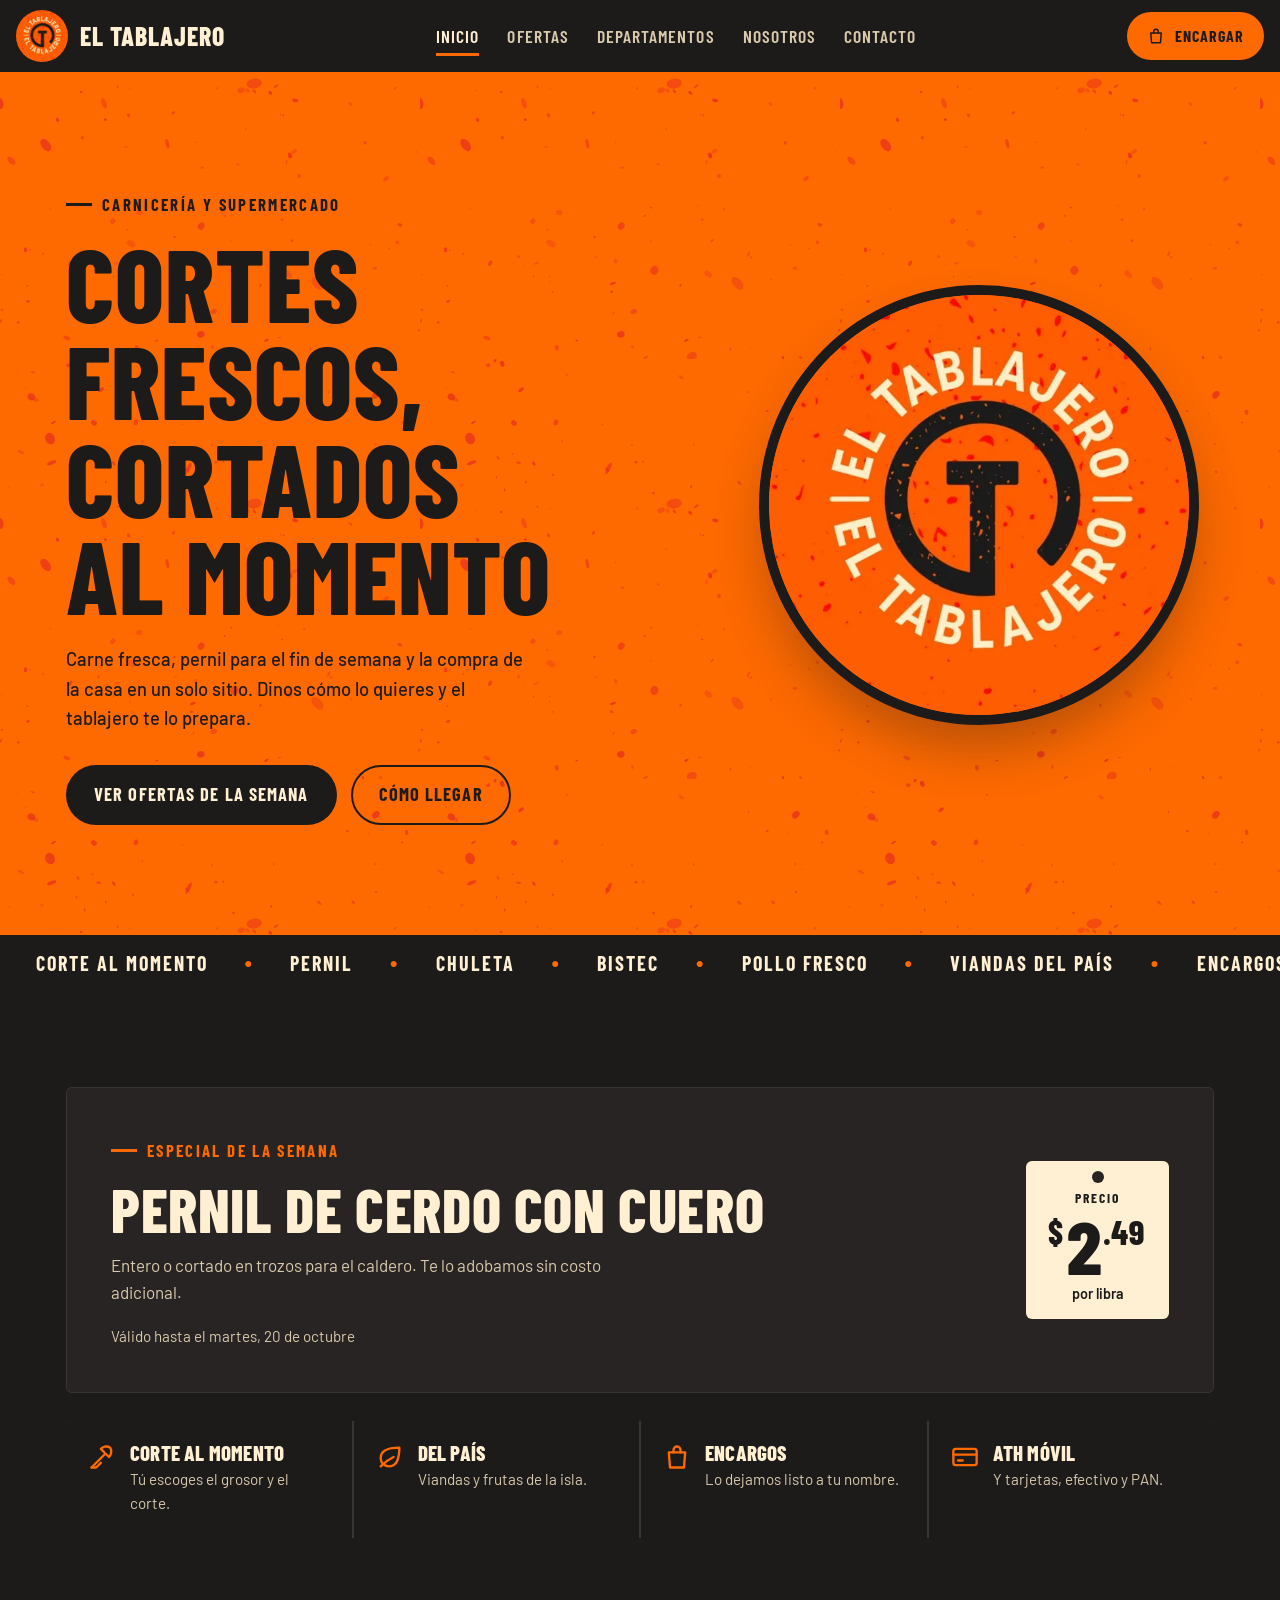
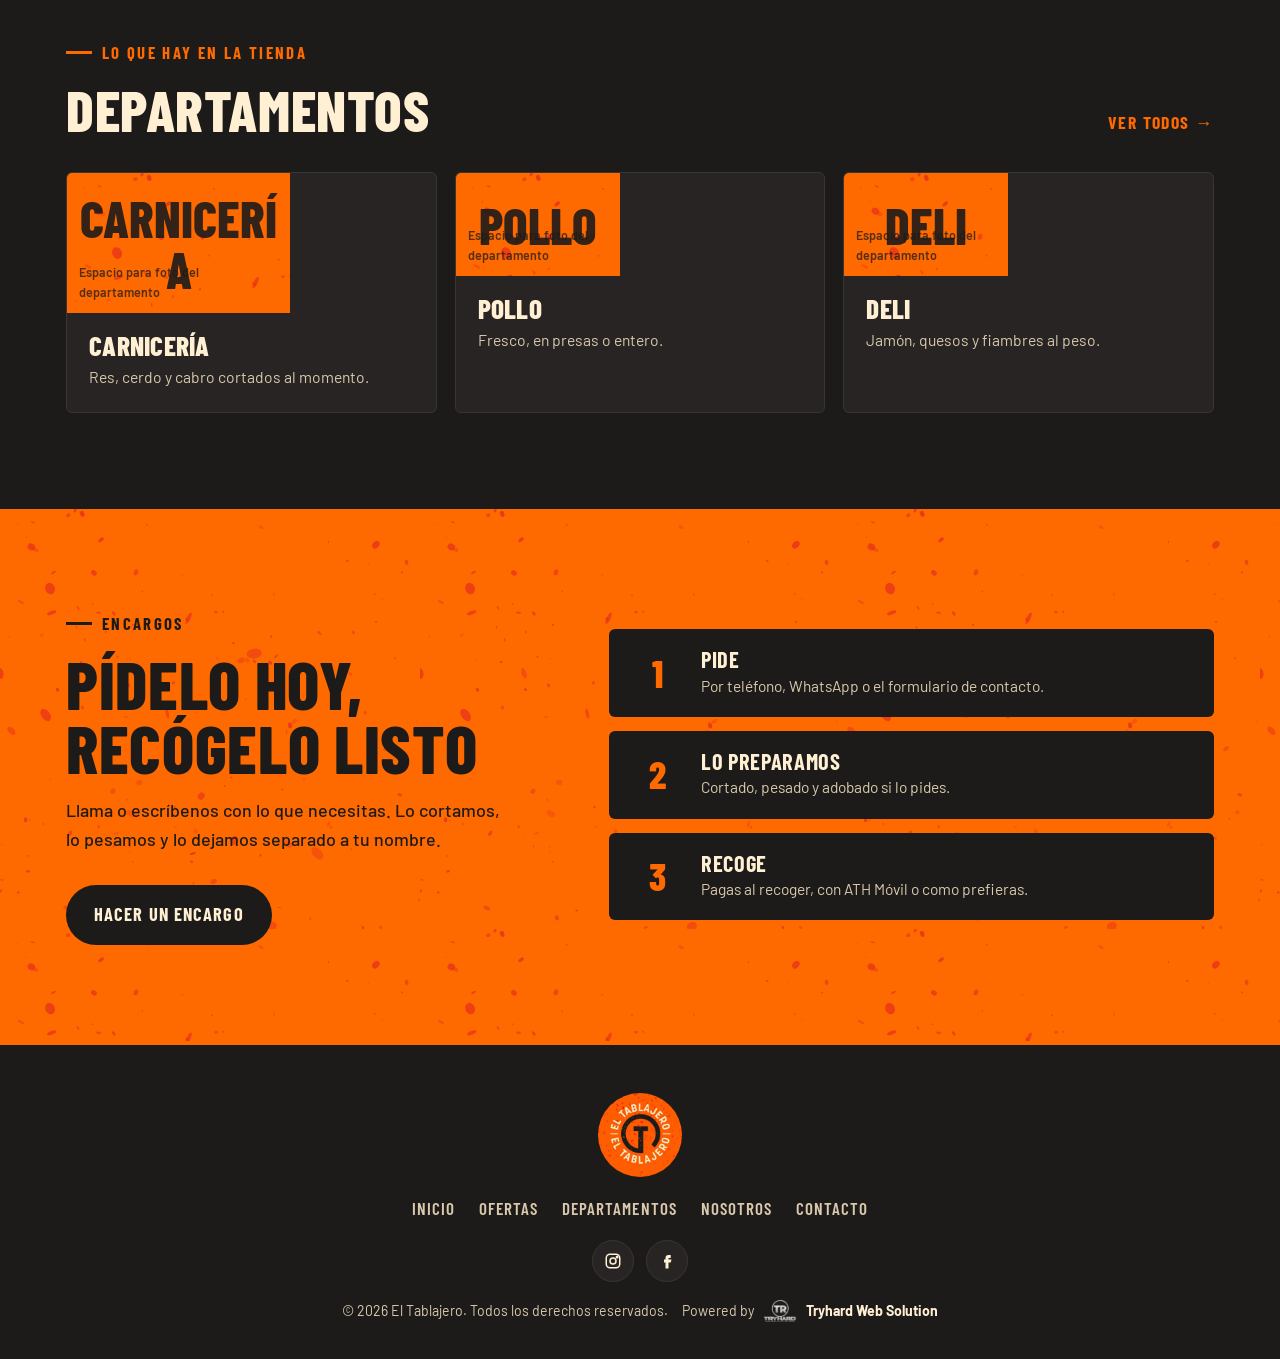
<file: index.html>
<!DOCTYPE html>
<html lang="es">
<head>
<meta charset="UTF-8" />
<meta name="viewport" content="width=device-width, initial-scale=1.0, viewport-fit=cover" />
<title>El Tablajero</title>
<meta name="claude:viewport-fit-sides" content="cover">
<meta name="description" content="El Tablajero: carnicería y supermercado en Puerto Rico. Cortes frescos, ofertas de la semana y encargos." />
<link rel="icon" href="assets/logo.jpg" />
<link rel="preconnect" href="https://fonts.googleapis.com" />
<link rel="preconnect" href="https://fonts.gstatic.com" crossorigin />
<link rel="stylesheet" href="https://fonts.googleapis.com/css2?family=Barlow+Condensed:wght@600;700;800&family=Barlow:wght@400;500;600&display=swap" />
<link rel="stylesheet" href="css/style.css" />
<script>try{if(sessionStorage.getItem("tbj_seen"))document.documentElement.classList.add("no-loader");sessionStorage.setItem("tbj_seen","1")}catch(e){}</script>
</head>
<body data-page="home">
<div class="page-loader speckle" id="pageLoader"><img src="assets/logo.jpg" alt="El Tablajero" /></div>
<header class="site-header" id="siteHeader"></header>
<main>
  <section class="hero">
    <div class="hero-bg speckle" data-parallax="0.15" aria-hidden="true"></div>
    <div class="container hero-layout">
      <div class="hero-text">
        <span class="eyebrow" id="heroEyebrow"></span>
        <h1 id="heroTitle"></h1>
        <p class="hero-tagline" id="heroSubtitle"></p>
        <div class="hero-actions">
          <a href="ofertas.html" class="btn btn-dark">Ver ofertas de la semana</a>
          <a href="contacto.html" class="btn btn-line">Cómo llegar</a>
        </div>
      </div>
      <div class="hero-logo"><img src="assets/logo-hero.webp" alt="Logo de El Tablajero" width="640" height="640" fetchpriority="high" /></div>
    </div>
    <div class="hero-ticker" id="ticker" aria-hidden="true"></div>
  </section>

  <section class="section" id="especial">
    <div class="container">
      <div class="featured reveal" id="featuredBlock"></div>
      <div class="features">
        <div class="feature"><svg viewBox="0 0 24 24" fill="none" stroke="currentColor" stroke-width="2" stroke-linecap="round" stroke-linejoin="round"><path d="M3 21 15 9l3 3c1.5-1.5 3-5 1-8-3-2-6.5-.5-8 1l3 3"/><path d="M3 21h4l4-4"/></svg><div><h3>Corte al momento</h3><p>Tú escoges el grosor y el corte.</p></div></div>
        <div class="feature"><svg viewBox="0 0 24 24" fill="none" stroke="currentColor" stroke-width="2" stroke-linecap="round" stroke-linejoin="round"><path d="M11 20A7 7 0 0 1 4 13c0-6 6-9 16-9 0 10-3 16-9 16z"/><path d="M4 20c4-4 7-6 11-8"/></svg><div><h3>Del país</h3><p>Viandas y frutas de la isla.</p></div></div>
        <div class="feature"><svg viewBox="0 0 24 24" fill="none" stroke="currentColor" stroke-width="2" stroke-linecap="round" stroke-linejoin="round"><path d="M5 8h14l-1 13H6L5 8z"/><path d="M9 8V6a3 3 0 0 1 6 0v2"/></svg><div><h3>Encargos</h3><p>Lo dejamos listo a tu nombre.</p></div></div>
        <div class="feature"><svg viewBox="0 0 24 24" fill="none" stroke="currentColor" stroke-width="2" stroke-linecap="round" stroke-linejoin="round"><rect x="2" y="5" width="20" height="14" rx="2"/><path d="M2 10h20M6 15h4"/></svg><div><h3>ATH Móvil</h3><p>Y tarjetas, efectivo y PAN.</p></div></div>
      </div>
    </div>
  </section>

  <section class="section" style="padding-top:0">
    <div class="container">
      <div class="section-head">
        <div><span class="eyebrow">Lo que hay en la tienda</span><h2>Departamentos</h2></div>
        <a class="link-arrow" href="departamentos.html">Ver todos →</a>
      </div>
      <div class="dept-grid" id="deptPreview"></div>
    </div>
  </section>

  <section class="section orders speckle">
    <div class="container orders-inner">
      <div>
        <span class="eyebrow" id="ordersEyebrow"></span>
        <h2 id="ordersTitle"></h2>
        <p class="lead" id="ordersBody"></p>
        <div class="hero-actions"><a href="contacto.html" class="btn btn-dark">Hacer un encargo</a></div>
      </div>
      <ol class="steps" id="ordersSteps"></ol>
    </div>
  </section>
</main>
<footer class="site-footer" id="siteFooter"></footer>
<div class="modal-overlay" id="deptModal">
  <div class="modal-box" role="dialog" aria-modal="true" aria-labelledby="modalTitle">
    <button class="modal-close" id="modalClose" type="button" aria-label="Cerrar">×</button>
    <div id="modalBody"></div>
  </div>
</div>
<div class="toast" id="toast" role="status" aria-live="polite"></div>
<script src="js/data.js" defer></script>
<script src="js/app.js" defer></script>
</body>
</html>
</file>
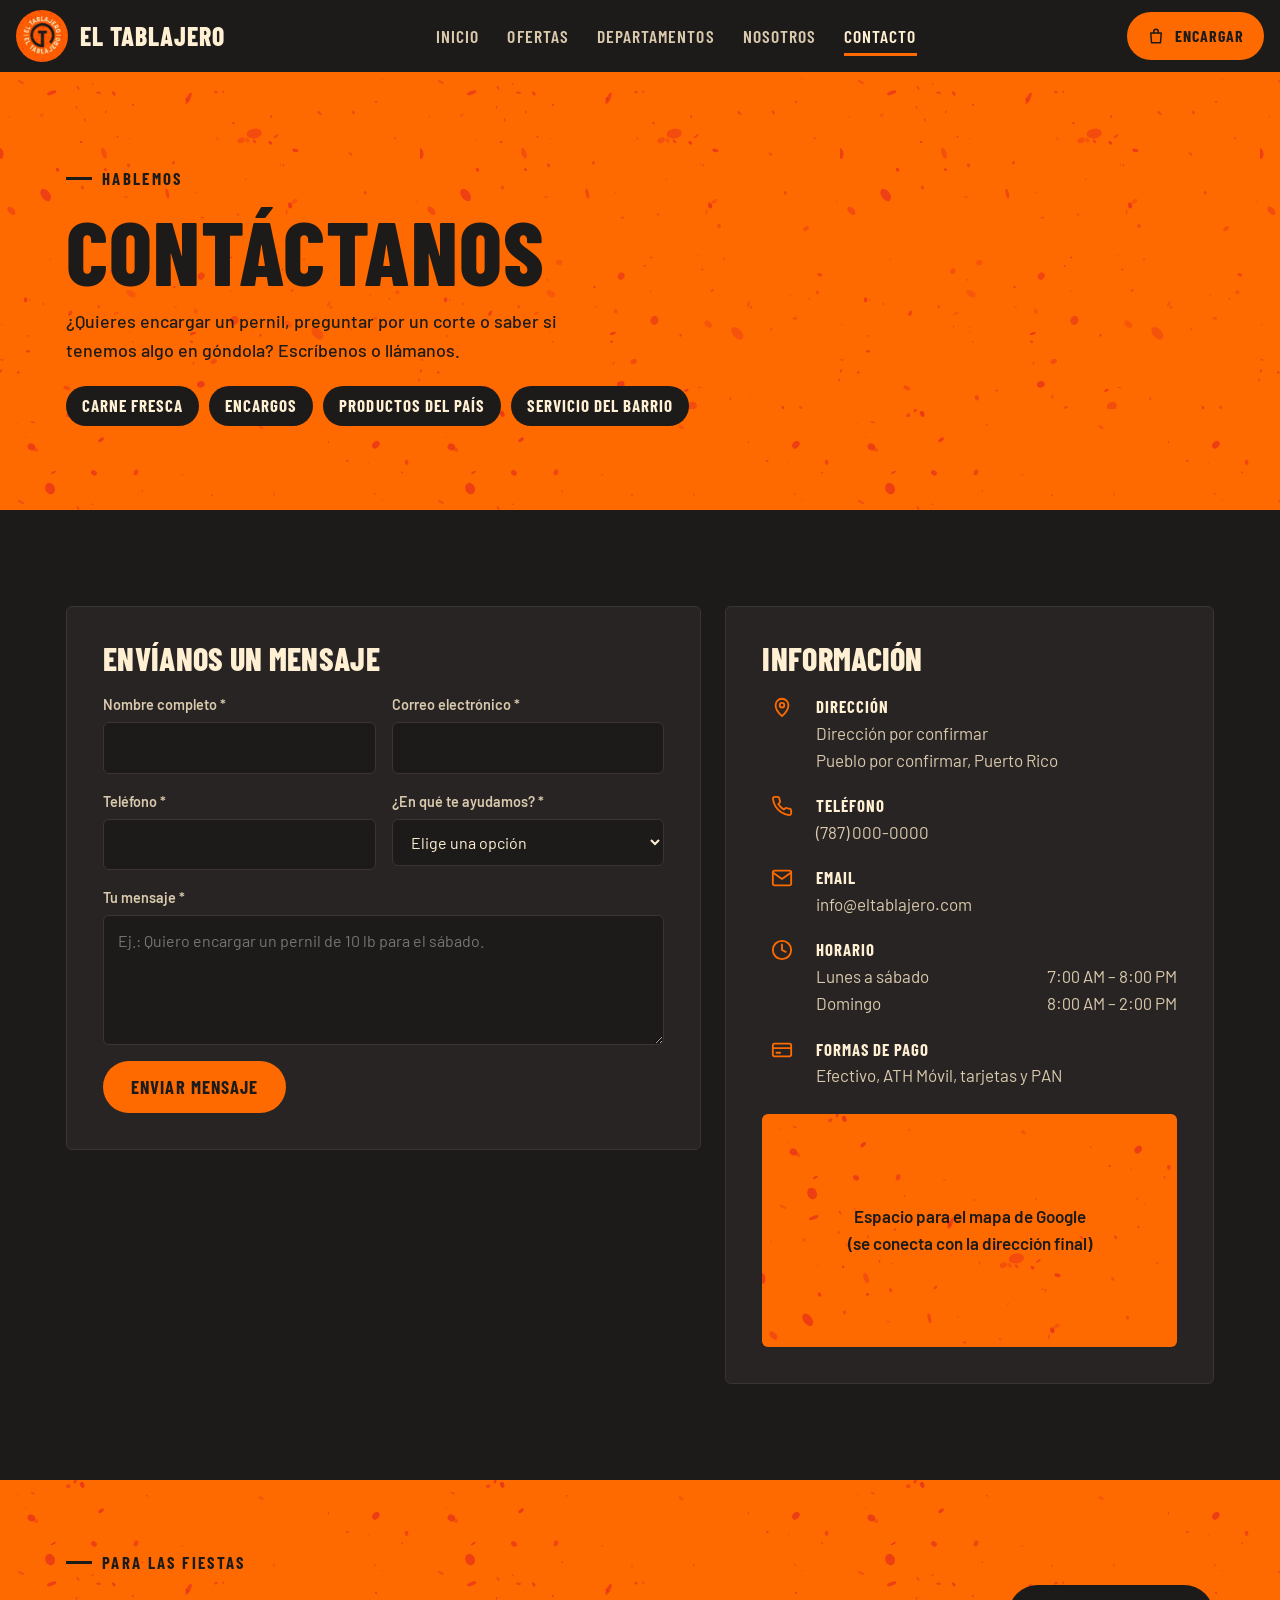
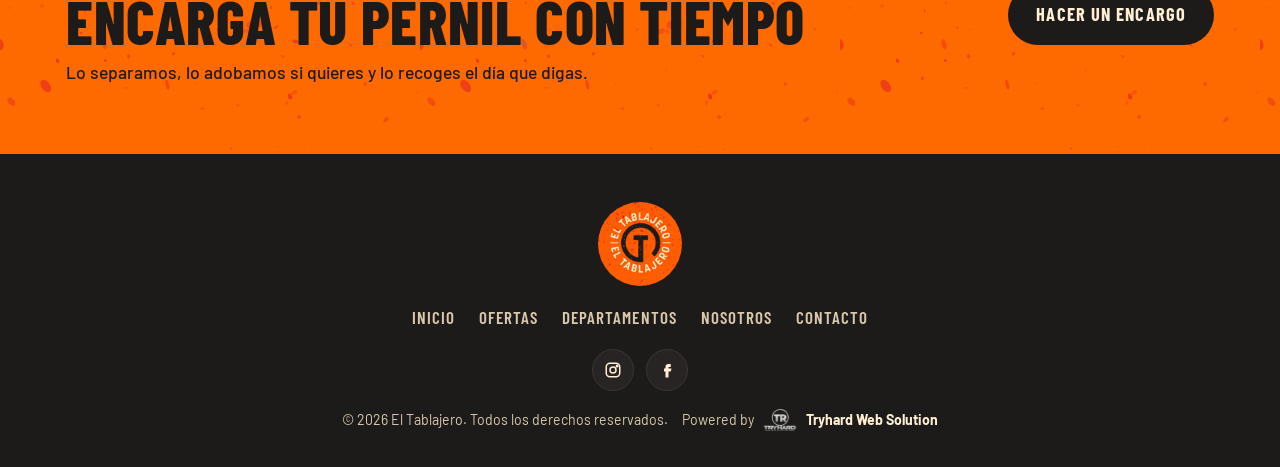
<file: contacto.html>
<!DOCTYPE html>
<html lang="es">
<head>
<meta charset="UTF-8" />
<meta name="viewport" content="width=device-width, initial-scale=1.0, viewport-fit=cover" />
<title>Contacto · El Tablajero</title>
<meta name="claude:viewport-fit-sides" content="cover">
<meta name="description" content="El Tablajero: carnicería y supermercado en Puerto Rico. Cortes frescos, ofertas de la semana y encargos." />
<link rel="icon" href="assets/logo.jpg" />
<link rel="preconnect" href="https://fonts.googleapis.com" />
<link rel="preconnect" href="https://fonts.gstatic.com" crossorigin />
<link rel="stylesheet" href="https://fonts.googleapis.com/css2?family=Barlow+Condensed:wght@600;700;800&family=Barlow:wght@400;500;600&display=swap" />
<link rel="stylesheet" href="css/style.css" />
<script>try{if(sessionStorage.getItem("tbj_seen"))document.documentElement.classList.add("no-loader");sessionStorage.setItem("tbj_seen","1")}catch(e){}</script>
</head>
<body data-page="contacto">
<div class="page-loader speckle" id="pageLoader"><img src="assets/logo.jpg" alt="El Tablajero" /></div>
<header class="site-header" id="siteHeader"></header>
<main>
  <section class="page-banner">
    <div class="bg speckle" data-parallax="0.15" aria-hidden="true"></div>
    <div class="container">
      <span class="eyebrow" id="contactEyebrow"></span>
      <h1 id="contactTitle"></h1>
      <p id="contactSubtitle"></p>
      <ul class="contact-tags" id="contactTags"></ul>
    </div>
  </section>

  <section class="section">
    <div class="container contact-grid">
      <div class="panel">
        <h3>Envíanos un mensaje</h3>
        <form id="contactForm" novalidate>
          <div class="form-row">
            <div class="form-field"><label for="cf_name">Nombre completo *</label><input type="text" id="cf_name" name="name" required /></div>
            <div class="form-field"><label for="cf_email">Correo electrónico *</label><input type="email" id="cf_email" name="email" required /></div>
          </div>
          <div class="form-row">
            <div class="form-field"><label for="cf_phone">Teléfono *</label><input type="tel" id="cf_phone" name="phone" required /></div>
            <div class="form-field"><label for="cf_interest">¿En qué te ayudamos? *</label>
              <select id="cf_interest" name="interest" required><option value="" disabled selected>Elige una opción</option></select></div>
          </div>
          <div class="form-field"><label for="cf_message">Tu mensaje *</label><textarea id="cf_message" name="message" required placeholder="Ej.: Quiero encargar un pernil de 10 lb para el sábado."></textarea></div>
          <button type="submit" class="btn btn-orange">Enviar mensaje</button>
        </form>
      </div>
      <div class="panel">
        <h3>Información</h3>
        <ul class="info-list" id="infoList"></ul>
        <div class="map-box speckle">Espacio para el mapa de Google<br>(se conecta con la dirección final)</div>
      </div>
    </div>
  </section>

  <section class="contact-cta speckle">
    <div class="container cta-inner">
      <div>
        <span class="eyebrow" id="ctaEyebrow"></span>
        <h2 id="ctaTitle"></h2>
        <p id="ctaSubtitle"></p>
      </div>
      <a href="#contactForm" class="btn btn-dark" id="ctaButton"></a>
    </div>
  </section>
</main>
<footer class="site-footer" id="siteFooter"></footer>

<div class="toast" id="toast" role="status" aria-live="polite"></div>
<script src="js/data.js" defer></script>
<script src="js/app.js" defer></script>
</body>
</html>
</file>
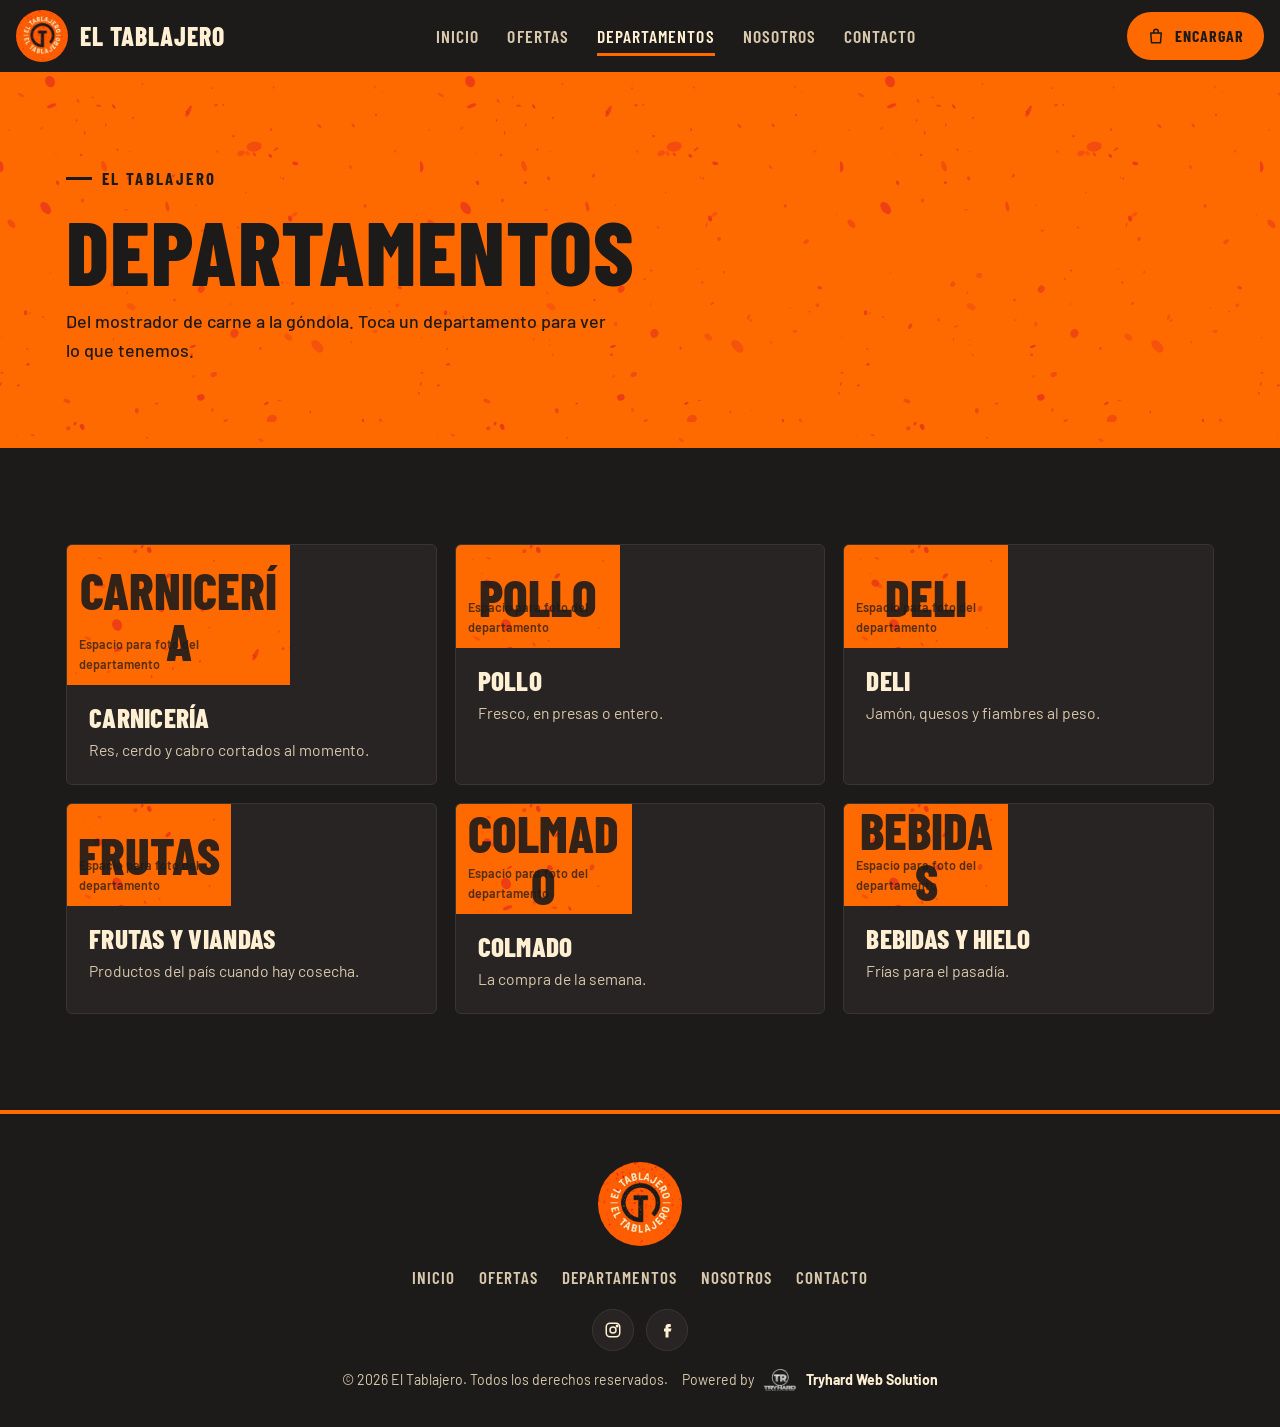
<file: departamentos.html>
<!DOCTYPE html>
<html lang="es">
<head>
<meta charset="UTF-8" />
<meta name="viewport" content="width=device-width, initial-scale=1.0, viewport-fit=cover" />
<title>Departamentos · El Tablajero</title>
<meta name="claude:viewport-fit-sides" content="cover">
<meta name="description" content="El Tablajero: carnicería y supermercado en Puerto Rico. Cortes frescos, ofertas de la semana y encargos." />
<link rel="icon" href="assets/logo.jpg" />
<link rel="preconnect" href="https://fonts.googleapis.com" />
<link rel="preconnect" href="https://fonts.gstatic.com" crossorigin />
<link rel="stylesheet" href="https://fonts.googleapis.com/css2?family=Barlow+Condensed:wght@600;700;800&family=Barlow:wght@400;500;600&display=swap" />
<link rel="stylesheet" href="css/style.css" />
<script>try{if(sessionStorage.getItem("tbj_seen"))document.documentElement.classList.add("no-loader");sessionStorage.setItem("tbj_seen","1")}catch(e){}</script>
</head>
<body data-page="departamentos">
<div class="page-loader speckle" id="pageLoader"><img src="assets/logo.jpg" alt="El Tablajero" /></div>
<header class="site-header" id="siteHeader"></header>
<main>
  <section class="page-banner">
    <div class="bg speckle" data-parallax="0.15" aria-hidden="true"></div>
    <div class="container">
      <span class="eyebrow">El Tablajero</span>
      <h1>Departamentos</h1>
      <p>Del mostrador de carne a la góndola. Toca un departamento para ver lo que tenemos.</p>
    </div>
  </section>
  <section class="section">
    <div class="container"><div class="dept-grid" id="deptGrid"></div></div>
  </section>
</main>
<footer class="site-footer" id="siteFooter"></footer>
<div class="modal-overlay" id="deptModal">
  <div class="modal-box" role="dialog" aria-modal="true" aria-labelledby="modalTitle">
    <button class="modal-close" id="modalClose" type="button" aria-label="Cerrar">×</button>
    <div id="modalBody"></div>
  </div>
</div>
<div class="toast" id="toast" role="status" aria-live="polite"></div>
<script src="js/data.js" defer></script>
<script src="js/app.js" defer></script>
</body>
</html>
</file>
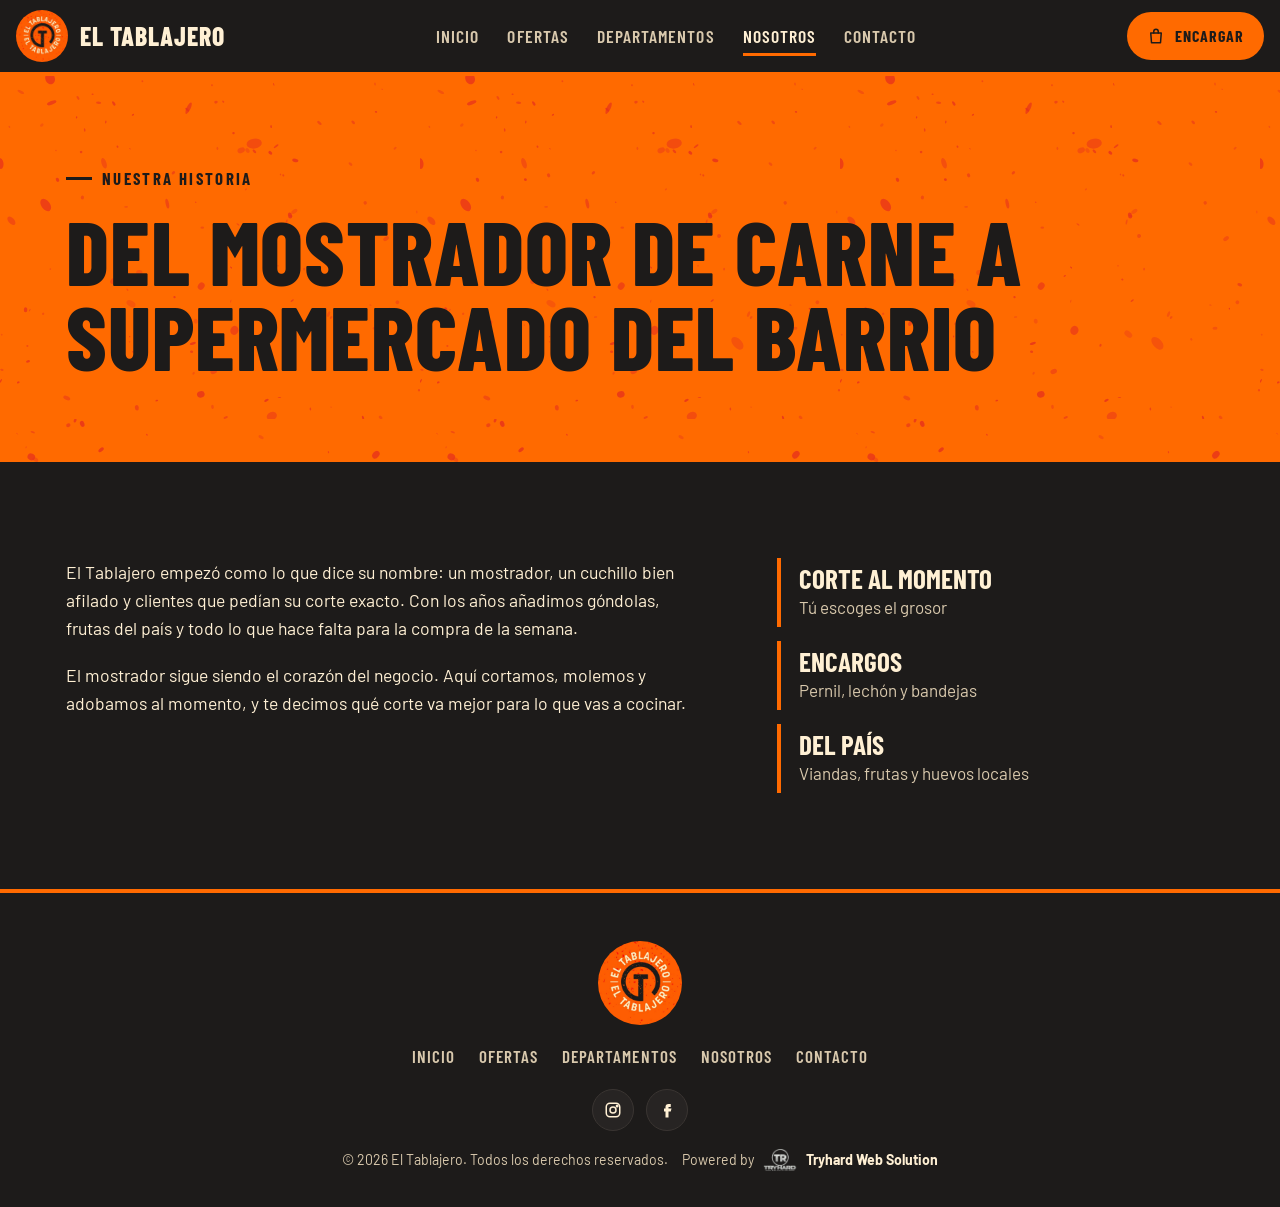
<file: nosotros.html>
<!DOCTYPE html>
<html lang="es">
<head>
<meta charset="UTF-8" />
<meta name="viewport" content="width=device-width, initial-scale=1.0, viewport-fit=cover" />
<title>Nosotros · El Tablajero</title>
<meta name="claude:viewport-fit-sides" content="cover">
<meta name="description" content="El Tablajero: carnicería y supermercado en Puerto Rico. Cortes frescos, ofertas de la semana y encargos." />
<link rel="icon" href="assets/logo.jpg" />
<link rel="preconnect" href="https://fonts.googleapis.com" />
<link rel="preconnect" href="https://fonts.gstatic.com" crossorigin />
<link rel="stylesheet" href="https://fonts.googleapis.com/css2?family=Barlow+Condensed:wght@600;700;800&family=Barlow:wght@400;500;600&display=swap" />
<link rel="stylesheet" href="css/style.css" />
<script>try{if(sessionStorage.getItem("tbj_seen"))document.documentElement.classList.add("no-loader");sessionStorage.setItem("tbj_seen","1")}catch(e){}</script>
</head>
<body data-page="nosotros">
<div class="page-loader speckle" id="pageLoader"><img src="assets/logo.jpg" alt="El Tablajero" /></div>
<header class="site-header" id="siteHeader"></header>
<main>
  <section class="page-banner">
    <div class="bg speckle" data-parallax="0.15" aria-hidden="true"></div>
    <div class="container">
      <span class="eyebrow" id="aboutEyebrow"></span>
      <h1 id="aboutTitle"></h1>
    </div>
  </section>
  <section class="section">
    <div class="container about-grid">
      <div class="about-body" id="aboutBody"></div>
      <div class="about-stats" id="aboutStats"></div>
    </div>
  </section>
</main>
<footer class="site-footer" id="siteFooter"></footer>

<div class="toast" id="toast" role="status" aria-live="polite"></div>
<script src="js/data.js" defer></script>
<script src="js/app.js" defer></script>
</body>
</html>
</file>
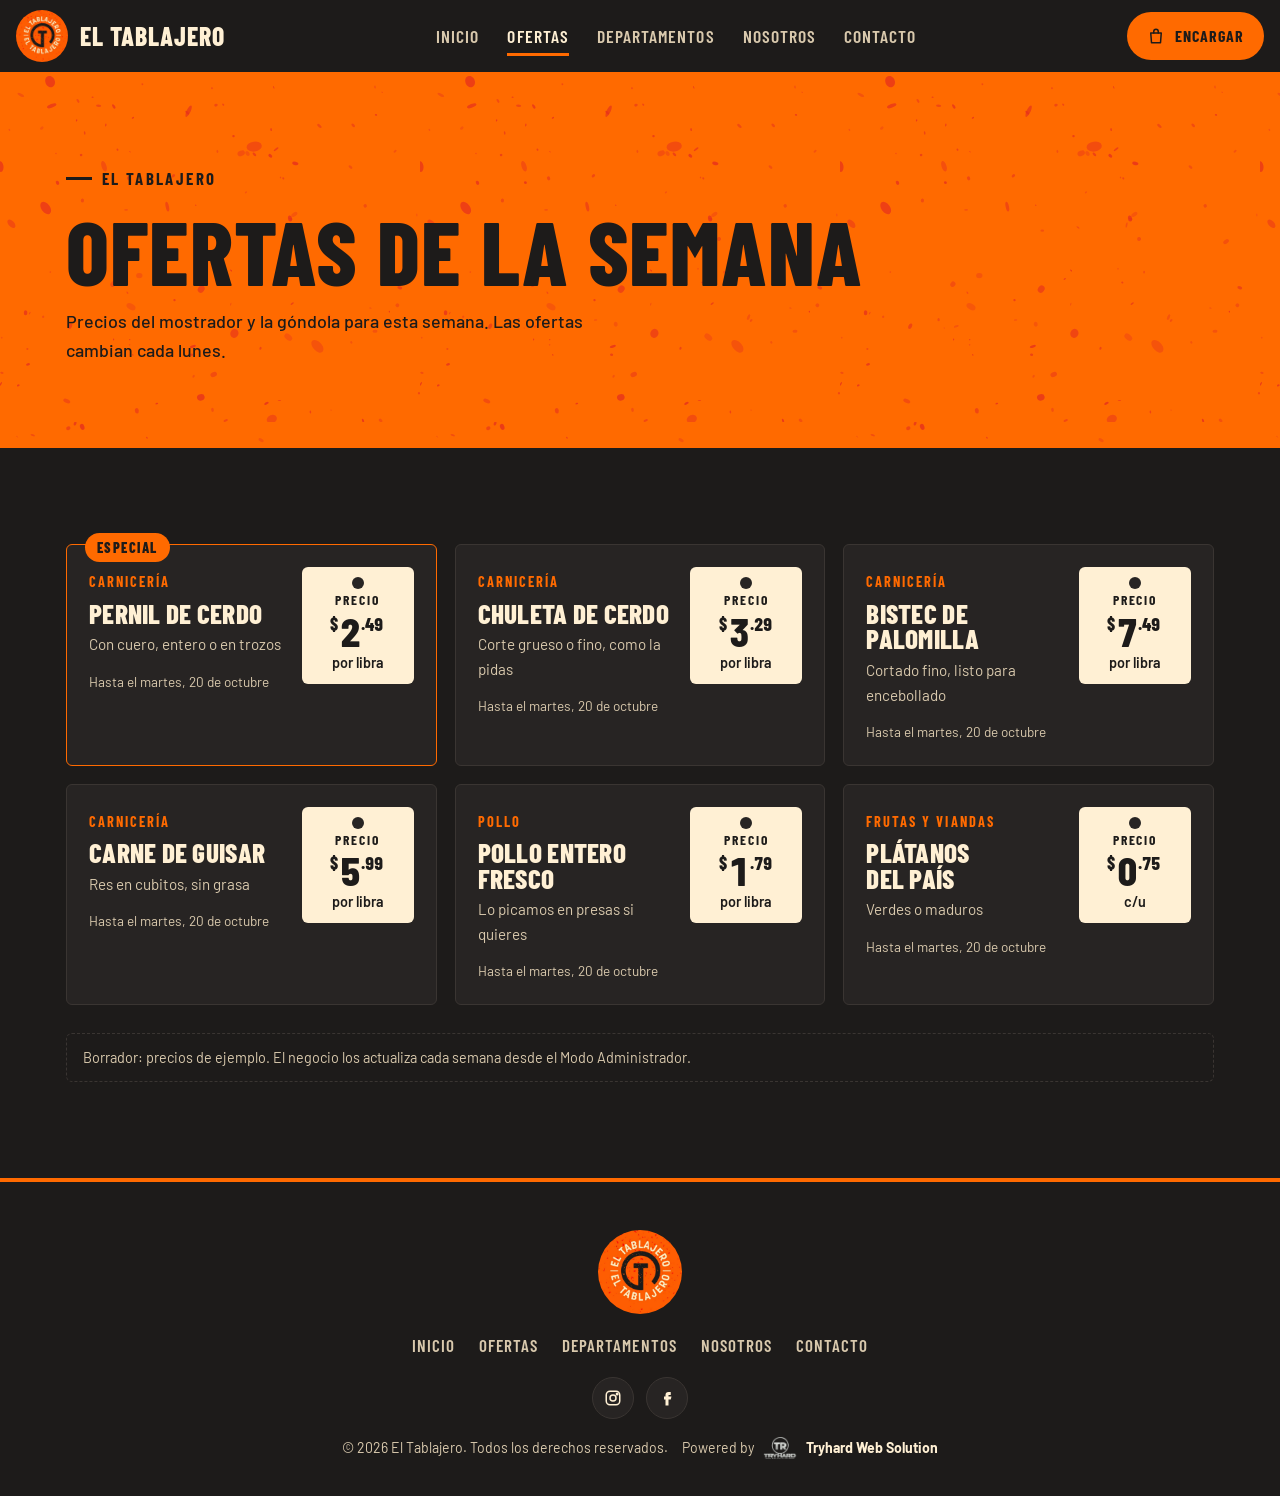
<file: ofertas.html>
<!DOCTYPE html>
<html lang="es">
<head>
<meta charset="UTF-8" />
<meta name="viewport" content="width=device-width, initial-scale=1.0, viewport-fit=cover" />
<title>Ofertas · El Tablajero</title>
<meta name="claude:viewport-fit-sides" content="cover">
<meta name="description" content="El Tablajero: carnicería y supermercado en Puerto Rico. Cortes frescos, ofertas de la semana y encargos." />
<link rel="icon" href="assets/logo.jpg" />
<link rel="preconnect" href="https://fonts.googleapis.com" />
<link rel="preconnect" href="https://fonts.gstatic.com" crossorigin />
<link rel="stylesheet" href="https://fonts.googleapis.com/css2?family=Barlow+Condensed:wght@600;700;800&family=Barlow:wght@400;500;600&display=swap" />
<link rel="stylesheet" href="css/style.css" />
<script>try{if(sessionStorage.getItem("tbj_seen"))document.documentElement.classList.add("no-loader");sessionStorage.setItem("tbj_seen","1")}catch(e){}</script>
</head>
<body data-page="ofertas">
<div class="page-loader speckle" id="pageLoader"><img src="assets/logo.jpg" alt="El Tablajero" /></div>
<header class="site-header" id="siteHeader"></header>
<main>
  <section class="page-banner">
    <div class="bg speckle" data-parallax="0.15" aria-hidden="true"></div>
    <div class="container">
      <span class="eyebrow">El Tablajero</span>
      <h1>Ofertas de la semana</h1>
      <p>Precios del mostrador y la góndola para esta semana. Las ofertas cambian cada lunes.</p>
    </div>
  </section>
  <section class="section">
    <div class="container">
      <div class="offer-grid" id="offerGrid"></div>
      <p class="draft-note">Borrador: precios de ejemplo. El negocio los actualiza cada semana desde el Modo Administrador.</p>
    </div>
  </section>
</main>
<footer class="site-footer" id="siteFooter"></footer>

<div class="toast" id="toast" role="status" aria-live="polite"></div>
<script src="js/data.js" defer></script>
<script src="js/app.js" defer></script>
</body>
</html>
</file>
<file: css/style.css>
/* ==========================================================
   EL TABLAJERO — Hoja de estilos principal
   Layout: bandas anchas que alternan anaranjado moteado (como el
   logo) y carbón; precios con estilo de etiqueta de balanza.
   ========================================================== */

:root {
  color-scheme: dark;
  --orange: #ff6a00;
  --orange-deep: #e85d00;
  --char: #1d1b1a;
  --char-2: #272423;
  --char-line: #3a3532;
  --cream: #fff0d4;
  --cream-dim: #d9c9ad;
  --ember: #e8321a;
  --on-orange: #1d1b1a;

  --font-display: "Barlow Condensed", "Arial Narrow", "Helvetica Neue", sans-serif;
  --font-body: "Barlow", "Helvetica Neue", Arial, sans-serif;

  --radius: 6px;
  --container: 1180px;
  --gutter-l: max(16px, env(safe-area-inset-left, 0px));
  --gutter-r: max(16px, env(safe-area-inset-right, 0px));
}

* { box-sizing: border-box; }
html { scroll-behavior: smooth; }
body {
  margin: 0;
  background: var(--char);
  color: var(--cream);
  font-family: var(--font-body);
  font-size: 17px;
  line-height: 1.6;
  -webkit-font-smoothing: antialiased;
}
img { max-width: 100%; display: block; }
a { color: inherit; text-decoration: none; }
h1, h2, h3 {
  font-family: var(--font-display);
  font-weight: 800;
  text-transform: uppercase;
  line-height: 0.95;
  letter-spacing: 0.01em;
  margin: 0;
  text-wrap: balance;
}
p { margin: 0; }
:focus-visible { outline: 3px solid var(--cream); outline-offset: 3px; }

.container {
  max-width: var(--container);
  margin: 0 auto;
  padding-left: var(--gutter-l);
  padding-right: var(--gutter-r);
}

/* Textura moteada del logo */
.speckle {
  background-color: var(--orange);
  background-image: url("../assets/speckle.svg");
  background-size: 420px 420px;
}

/* ---------- Pantalla de carga ---------- */
.page-loader {
  position: fixed; inset: 0; z-index: 300;
  display: grid; place-items: center;
  transition: opacity 0.3s ease, visibility 0.3s;
}
.page-loader img { width: 140px; border-radius: 50%; animation: loader-pulse 1.1s ease-in-out infinite; }
.page-loader.hidden { opacity: 0; visibility: hidden; }
@keyframes loader-pulse { 50% { transform: scale(0.94); } }

/* ---------- Transición entre páginas (nativa del navegador, sin espera) ---------- */
@view-transition { navigation: auto; }
::view-transition-old(root), ::view-transition-new(root) { animation-duration: 0.18s; }
.no-loader .page-loader { display: none; }

/* ---------- Botones ---------- */
.btn {
  display: inline-flex; align-items: center; gap: 10px;
  font-family: var(--font-display);
  font-weight: 700; font-size: 1.15rem;
  text-transform: uppercase; letter-spacing: 0.06em;
  padding: 13px 26px;
  border-radius: 999px;
  border: 2px solid transparent;
  cursor: pointer;
  transition: transform 0.15s ease, background 0.2s ease, color 0.2s ease;
}
.btn:active { transform: translateY(1px); }
.btn-dark { background: var(--char); color: var(--cream); }
.btn-dark:hover { background: var(--char-2); }
.btn-orange { background: var(--orange); color: var(--on-orange); }
.btn-orange:hover { background: var(--cream); }
.btn-line { border-color: currentColor; background: transparent; }
.btn-line:hover { background: var(--char); color: var(--cream); border-color: var(--char); }
.btn svg { width: 18px; height: 18px; }

/* ---------- Header ---------- */
.site-header {
  position: sticky; top: env(safe-area-inset-top, 0px); z-index: 100;
  background: var(--char);
  border-bottom: 4px solid var(--orange);
}
.header-inner {
  display: flex; align-items: center; justify-content: space-between; gap: 16px;
  max-width: 1320px; margin: 0 auto;
  padding: 10px var(--gutter-r) 10px var(--gutter-l);
}
.brand { display: flex; align-items: center; gap: 12px; }
.brand img { width: 52px; height: 52px; border-radius: 50%; }
.brand span {
  font-family: var(--font-display); font-weight: 800; font-size: 1.6rem;
  text-transform: uppercase; letter-spacing: 0.04em; line-height: 1;
}
.main-nav { display: flex; gap: 28px; }
.main-nav a, .mobile-nav a {
  font-family: var(--font-display); font-weight: 600; font-size: 1.1rem;
  text-transform: uppercase; letter-spacing: 0.06em; color: var(--cream-dim);
  position: relative; padding: 4px 0;
}
.main-nav a::after {
  content: ""; position: absolute; left: 0; bottom: -2px; height: 3px; width: 0;
  background: var(--orange); transition: width 0.2s ease;
}
.main-nav a:hover, .main-nav a.active { color: var(--cream); }
.main-nav a:hover::after, .main-nav a.active::after { width: 100%; }
.header-actions { display: flex; align-items: center; gap: 14px; }
.header-call { padding: 9px 18px; font-size: 1rem; }
.hamburger {
  display: none; flex-direction: column; gap: 5px;
  background: none; border: none; cursor: pointer; padding: 8px;
}
.hamburger span { width: 24px; height: 3px; border-radius: 2px; background: var(--cream); }
.mobile-nav {
  display: none; flex-direction: column;
  padding: 4px var(--gutter-r) 18px var(--gutter-l);
}
.mobile-nav.open { display: flex; }
.mobile-nav a { padding: 12px 0; border-bottom: 1px solid var(--char-line); }
.mobile-nav a.active { color: var(--orange); }

/* ---------- Hero ---------- */
.hero { position: relative; overflow: hidden; color: var(--on-orange); }
.hero-bg { position: absolute; inset: -15% 0; z-index: 0; }
.hero-layout {
  position: relative; z-index: 1;
  display: grid; grid-template-columns: 1.15fr 0.85fr; align-items: center; gap: 40px;
  padding-block: clamp(56px, 9vw, 110px);
}
.hero-text { min-width: 0; }
.eyebrow {
  display: inline-flex; align-items: center; gap: 10px;
  font-family: var(--font-display); font-weight: 700; font-size: 1.05rem;
  text-transform: uppercase; letter-spacing: 0.14em;
  margin-bottom: 16px;
}
.eyebrow::before { content: ""; width: 26px; height: 3px; background: currentColor; }
.hero h1 { font-size: clamp(3.2rem, 8vw, 6.4rem); }
.hero h1 em { font-style: normal; color: var(--cream); -webkit-text-stroke: 0; }
.hero-tagline { font-size: 1.15rem; font-weight: 500; margin-top: 22px; max-width: 46ch; }
.hero-actions { display: flex; flex-wrap: wrap; gap: 14px; margin-top: 32px; }
.hero-logo {
  justify-self: center; width: min(100%, 420px); aspect-ratio: 1; max-width: 100%;
  border-radius: 50%;
  box-shadow: 0 0 0 10px var(--char), 0 30px 60px rgba(29, 27, 26, 0.35);
  overflow: hidden;
}
.hero-logo img { width: 100%; height: 100%; object-fit: cover; }
.hero-ticker {
  position: relative; z-index: 1;
  background: var(--char); color: var(--cream);
  overflow: hidden; white-space: nowrap;
  font-family: var(--font-display); font-weight: 700; font-size: 1.25rem;
  text-transform: uppercase; letter-spacing: 0.1em;
  padding-block: 12px;
}
.ticker-track { display: inline-flex; gap: 36px; animation: ticker 32s linear infinite; padding-left: 36px; }
.ticker-track span { display: inline-flex; align-items: center; gap: 36px; }
.ticker-track span::after { content: "●"; color: var(--orange); font-size: 0.7em; }
@keyframes ticker { to { transform: translateX(-50%); } }

/* ---------- Secciones ---------- */
.section { padding-block: clamp(56px, 8vw, 96px); }
.section-head { display: flex; flex-wrap: wrap; align-items: flex-end; justify-content: space-between; gap: 18px; margin-bottom: 36px; }
.section-head h2 { font-size: clamp(2.4rem, 5vw, 3.6rem); }
.section-head .eyebrow { color: var(--orange); }
.section-note { color: var(--cream-dim); max-width: 52ch; margin-top: 12px; }
.link-arrow {
  font-family: var(--font-display); font-weight: 700; font-size: 1.1rem;
  text-transform: uppercase; letter-spacing: 0.08em; color: var(--orange);
}
.link-arrow:hover { color: var(--cream); }

/* ---------- Especial de la semana ---------- */
.featured {
  display: grid; grid-template-columns: 1fr auto; gap: 32px; align-items: center;
  background: var(--char-2); border: 1px solid var(--char-line);
  border-radius: var(--radius); padding: clamp(24px, 4vw, 44px);
}
.featured > div { min-width: 0; }
.featured .eyebrow { color: var(--orange); }
.featured h2 { font-size: clamp(2.2rem, 5vw, 3.8rem); }
.featured p { color: var(--cream-dim); margin-top: 14px; max-width: 50ch; }
.featured .valid { margin-top: 18px; font-size: 0.95rem; color: var(--cream-dim); }

/* Etiqueta de precio, como la de la balanza del mostrador */
.price-tag {
  background: var(--cream); color: var(--on-orange);
  border-radius: var(--radius);
  padding: 16px 22px 14px; text-align: center; min-width: 150px;
  font-variant-numeric: tabular-nums;
  position: relative;
}
.price-tag::before {
  content: ""; position: absolute; top: 10px; left: 50%; width: 12px; height: 12px;
  margin-left: -6px; border-radius: 50%; background: var(--char-2);
}
.price-tag .label { display: block; font-family: var(--font-display); font-weight: 700; font-size: 0.85rem; letter-spacing: 0.14em; text-transform: uppercase; margin-top: 10px; }
.price-tag .amount { display: block; font-family: var(--font-display); font-weight: 800; font-size: 3.4rem; line-height: 1; }
.price-tag .amount sup { font-size: 0.45em; vertical-align: 0.9em; margin-right: 2px; }
.price-tag .unit { display: block; font-weight: 600; font-size: 0.9rem; }
.price-tag.lg .amount { font-size: 4.6rem; }

/* ---------- Franja de servicios ---------- */
.features {
  display: grid; grid-template-columns: repeat(4, 1fr); gap: 2px;
  background: var(--char-line); border-radius: var(--radius); overflow: hidden;
  margin-top: 28px;
}
.feature { background: var(--char); padding: 22px; display: flex; gap: 14px; align-items: flex-start; }
.feature svg { flex: none; width: 28px; height: 28px; color: var(--orange); }
.feature h3 { font-size: 1.3rem; }
.feature p { font-size: 0.95rem; color: var(--cream-dim); margin-top: 4px; }

/* ---------- Tarjetas de departamentos ---------- */
.dept-grid { display: grid; grid-template-columns: repeat(3, 1fr); gap: 18px; }
.dept-card {
  text-align: left; font: inherit; color: inherit; cursor: pointer;
  background: var(--char-2); border: 1px solid var(--char-line);
  border-radius: var(--radius); overflow: hidden;
  display: flex; flex-direction: column;
  transition: transform 0.2s ease, border-color 0.2s ease;
  padding: 0;
}
.dept-card:hover { transform: translateY(-4px); border-color: var(--orange); }
.dept-media {
  aspect-ratio: 16 / 10; max-width: 100%;
  display: grid; place-items: center; position: relative;
  color: var(--on-orange);
}
.dept-media b {
  font-family: var(--font-display); font-weight: 800; font-size: clamp(2.4rem, 4vw, 3.4rem); line-height: 1;
  text-transform: uppercase; opacity: 0.9; max-width: 92%; overflow-wrap: anywhere; text-align: center;
}
.dept-media small {
  position: absolute; bottom: 10px; left: 12px; right: 12px;
  font-size: 0.78rem; font-weight: 600; opacity: 0.75;
}
.dept-body { padding: 20px 22px 22px; }
.dept-body h3 { font-size: 1.7rem; }
.dept-body p { color: var(--cream-dim); margin-top: 6px; font-size: 0.98rem; }

/* ---------- Encargos (equivale a Súper Fan) ---------- */
.orders { color: var(--on-orange); }
.orders-inner { display: grid; grid-template-columns: 0.9fr 1.1fr; gap: 48px; align-items: center; }
.orders-inner > div { min-width: 0; }
.orders h2 { font-size: clamp(2.6rem, 5.5vw, 4.2rem); }
.orders p.lead { font-size: 1.12rem; font-weight: 500; margin-top: 16px; max-width: 44ch; }
.steps { list-style: none; margin: 0; padding: 0; display: grid; gap: 14px; counter-reset: s; }
.steps li {
  counter-increment: s;
  display: grid; grid-template-columns: 56px 1fr; gap: 16px; align-items: center;
  background: var(--char); color: var(--cream); border-radius: var(--radius); padding: 18px 20px;
}
.steps li::before {
  content: counter(s);
  font-family: var(--font-display); font-weight: 800; font-size: 2.4rem; line-height: 1;
  color: var(--orange); text-align: center;
}
.steps strong { font-family: var(--font-display); font-size: 1.4rem; text-transform: uppercase; letter-spacing: 0.03em; display: block; line-height: 1.1; }
.steps span { color: var(--cream-dim); font-size: 0.97rem; }

/* ---------- Banner de páginas interiores ---------- */
.page-banner { position: relative; overflow: hidden; color: var(--on-orange); }
.page-banner .container { position: relative; z-index: 1; padding-block: clamp(48px, 7vw, 84px); }
.page-banner h1 { font-size: clamp(3rem, 8vw, 5.6rem); }
.page-banner p { font-size: 1.12rem; font-weight: 500; margin-top: 14px; max-width: 54ch; }
.page-banner .bg { position: absolute; inset: -20% 0; }

/* ---------- Ofertas ---------- */
.offer-grid { display: grid; grid-template-columns: repeat(3, 1fr); gap: 18px; }
.offer {
  background: var(--char-2); border: 1px solid var(--char-line); border-radius: var(--radius);
  padding: 22px; display: grid; grid-template-columns: 1fr auto; gap: 18px; align-items: start;
  position: relative;
}
.offer > div { min-width: 0; }
.offer .dept { font-family: var(--font-display); font-weight: 700; font-size: 0.9rem; letter-spacing: 0.14em; text-transform: uppercase; color: var(--orange); }
.offer h3 { font-size: 1.7rem; margin-top: 6px; }
.offer p { color: var(--cream-dim); font-size: 0.95rem; margin-top: 6px; }
.offer .valid { font-size: 0.85rem; margin-top: 14px; color: var(--cream-dim); }
.offer .price-tag { min-width: 112px; padding: 12px 14px 10px; }
.offer .price-tag .amount { font-size: 2.5rem; }
.offer.hot { border-color: var(--orange); }
.offer .hot-badge {
  position: absolute; top: -12px; left: 18px;
  background: var(--orange); color: var(--on-orange);
  font-family: var(--font-display); font-weight: 800; font-size: 0.9rem; letter-spacing: 0.1em; text-transform: uppercase;
  padding: 3px 12px; border-radius: 999px;
}
.draft-note {
  margin-top: 28px; padding: 12px 16px; border: 1px dashed var(--char-line); border-radius: var(--radius);
  color: var(--cream-dim); font-size: 0.9rem;
}

/* ---------- Nosotros ---------- */
.about-grid { display: grid; grid-template-columns: 1.2fr 0.8fr; gap: 56px; align-items: start; }
.about-grid > div { min-width: 0; }
.about-body p { font-size: 1.1rem; max-width: 62ch; }
.about-body p + p { margin-top: 18px; }
.about-stats { display: grid; gap: 14px; }
.about-stats div { border-left: 4px solid var(--orange); padding: 6px 0 6px 18px; }
.about-stats strong { font-family: var(--font-display); font-size: 1.7rem; text-transform: uppercase; display: block; line-height: 1.1; }
.about-stats span { color: var(--cream-dim); }

/* ---------- Contacto ---------- */
.contact-tags { list-style: none; padding: 0; margin: 22px 0 0; display: flex; flex-wrap: wrap; gap: 10px; }
.contact-tags li {
  background: var(--char); color: var(--cream); border-radius: 999px; padding: 6px 16px;
  font-family: var(--font-display); font-weight: 700; text-transform: uppercase; letter-spacing: 0.06em;
}
.contact-grid { display: grid; grid-template-columns: 1.3fr 1fr; gap: 24px; align-items: start; }
.panel { background: var(--char-2); border: 1px solid var(--char-line); border-radius: var(--radius); padding: clamp(22px, 3.5vw, 36px); min-width: 0; }
.panel h3 { font-size: 2rem; margin-bottom: 20px; }
.form-row { display: grid; grid-template-columns: 1fr 1fr; gap: 16px; }
.form-field { display: flex; flex-direction: column; gap: 6px; margin-bottom: 16px; min-width: 0; }
.form-field label { font-size: 0.9rem; font-weight: 600; color: var(--cream-dim); }
.form-field input, .form-field select, .form-field textarea {
  font: inherit; font-size: 1rem; color: var(--cream);
  background: var(--char); border: 1px solid var(--char-line); border-radius: var(--radius);
  padding: 12px 14px; width: 100%;
}
.form-field textarea { min-height: 130px; resize: vertical; }
.form-field input:focus, .form-field select:focus, .form-field textarea:focus { outline: none; border-color: var(--orange); }
.form-field.invalid input, .form-field.invalid select, .form-field.invalid textarea { border-color: var(--ember); }
.info-list { list-style: none; padding: 0; margin: 0; display: grid; gap: 18px; }
.info-list li { display: grid; grid-template-columns: 40px 1fr; gap: 14px; align-items: start; }
.info-list svg { width: 22px; height: 22px; color: var(--orange); margin-top: 3px; justify-self: center; }
.info-list strong { display: block; font-family: var(--font-display); text-transform: uppercase; letter-spacing: 0.06em; font-size: 1.05rem; }
.info-list span, .info-list a { color: var(--cream-dim); overflow-wrap: anywhere; }
.hours-row { display: flex; justify-content: space-between; gap: 12px; font-variant-numeric: tabular-nums; }
.map-box {
  margin-top: 24px; border-radius: var(--radius); aspect-ratio: 16 / 9; max-width: 100%;
  display: grid; place-items: center; text-align: center; padding: 16px;
  color: var(--on-orange); font-weight: 600;
}
.contact-cta { color: var(--on-orange); }
.cta-inner { display: flex; flex-wrap: wrap; align-items: center; justify-content: space-between; gap: 24px; padding-block: clamp(40px, 6vw, 64px); }
.cta-inner > div { min-width: 0; }
.cta-inner h2 { font-size: clamp(2.4rem, 5vw, 3.8rem); }
.cta-inner p { font-size: 1.1rem; font-weight: 500; margin-top: 8px; }

/* ---------- Modal ---------- */
.modal-overlay {
  position: fixed; inset: 0; z-index: 200; display: none;
  background: rgba(15, 14, 13, 0.75); padding: 20px; overflow-y: auto;
}
.modal-overlay.open { display: grid; place-items: center; }
.modal-box {
  position: relative; width: 100%; max-width: 560px;
  background: var(--char-2); border: 1px solid var(--char-line); border-top: 6px solid var(--orange);
  border-radius: var(--radius); padding: 32px;
}
.modal-close {
  position: absolute; top: 10px; right: 12px; background: none; border: none;
  color: var(--cream); font-size: 2rem; line-height: 1; cursor: pointer; padding: 4px 8px;
}
.modal-box h3 { font-size: 2.4rem; }
.modal-box p { color: var(--cream-dim); margin-top: 12px; }
.modal-box ul { margin: 18px 0 0; padding: 0; list-style: none; display: grid; grid-template-columns: 1fr 1fr; gap: 8px; }
.modal-box li { background: var(--char); border-radius: var(--radius); padding: 8px 12px; font-weight: 500; }

/* ---------- Toast ---------- */
.toast {
  position: fixed; left: 50%; bottom: calc(24px + env(safe-area-inset-bottom, 0px)); z-index: 250;
  transform: translate(-50%, 20px); opacity: 0; pointer-events: none;
  background: var(--cream); color: var(--on-orange); font-weight: 600;
  padding: 12px 22px; border-radius: 999px; transition: all 0.25s ease;
  max-width: calc(100% - 32px);
}
.toast.show { opacity: 1; transform: translate(-50%, 0); }

/* ---------- Footer ---------- */
.site-footer { background: var(--char); border-top: 4px solid var(--orange); }
.footer-inner { display: grid; justify-items: center; gap: 18px; text-align: center; padding-block: 48px 36px; }
.footer-inner .brand img { width: 84px; height: 84px; }
.footer-links { display: flex; flex-wrap: wrap; justify-content: center; gap: 10px 24px; }
.footer-links a { font-family: var(--font-display); font-weight: 600; text-transform: uppercase; letter-spacing: 0.06em; color: var(--cream-dim); }
.footer-links a:hover { color: var(--orange); }
.socials { display: flex; gap: 12px; }
.socials a {
  width: 42px; height: 42px; border-radius: 50%; display: grid; place-items: center;
  background: var(--char-2); border: 1px solid var(--char-line); color: var(--cream);
}
.socials a:hover { background: var(--orange); color: var(--on-orange); }
.socials svg { width: 18px; height: 18px; }
.footer-legal { font-size: 0.88rem; color: var(--cream-dim); display: flex; flex-wrap: wrap; justify-content: center; align-items: center; gap: 8px 14px; }
.powered-by { display: inline-flex; align-items: center; gap: 8px; }
.powered-by img { height: 22px; width: auto; }
.powered-by strong { color: var(--cream); }

/* ---------- Animación de entrada (visible en reposo) ---------- */
.reveal { transition: transform 0.6s ease; }
.reveal.pre { transform: translateY(18px); }

/* ---------- Responsive ---------- */
@media (max-width: 980px) {
  .main-nav, .header-call { display: none; }
  .hamburger { display: flex; }
  .hero-layout, .orders-inner, .about-grid, .contact-grid { grid-template-columns: 1fr; }
  .hero-logo { width: min(70%, 320px); order: -1; }
  .features { grid-template-columns: repeat(2, 1fr); }
  .dept-grid, .offer-grid { grid-template-columns: repeat(2, 1fr); }
}
@media (max-width: 620px) {
  .featured { grid-template-columns: 1fr; }
  .featured .price-tag { justify-self: start; }
  .features, .dept-grid, .offer-grid, .form-row { grid-template-columns: 1fr; }
  .brand span { font-size: 1.35rem; }
  .brand img { width: 44px; height: 44px; }
  .modal-box ul { grid-template-columns: 1fr; }
}
@media (prefers-reduced-motion: reduce) {
  *, *::before, *::after { animation: none !important; transition: none !important; }
}
</file>
